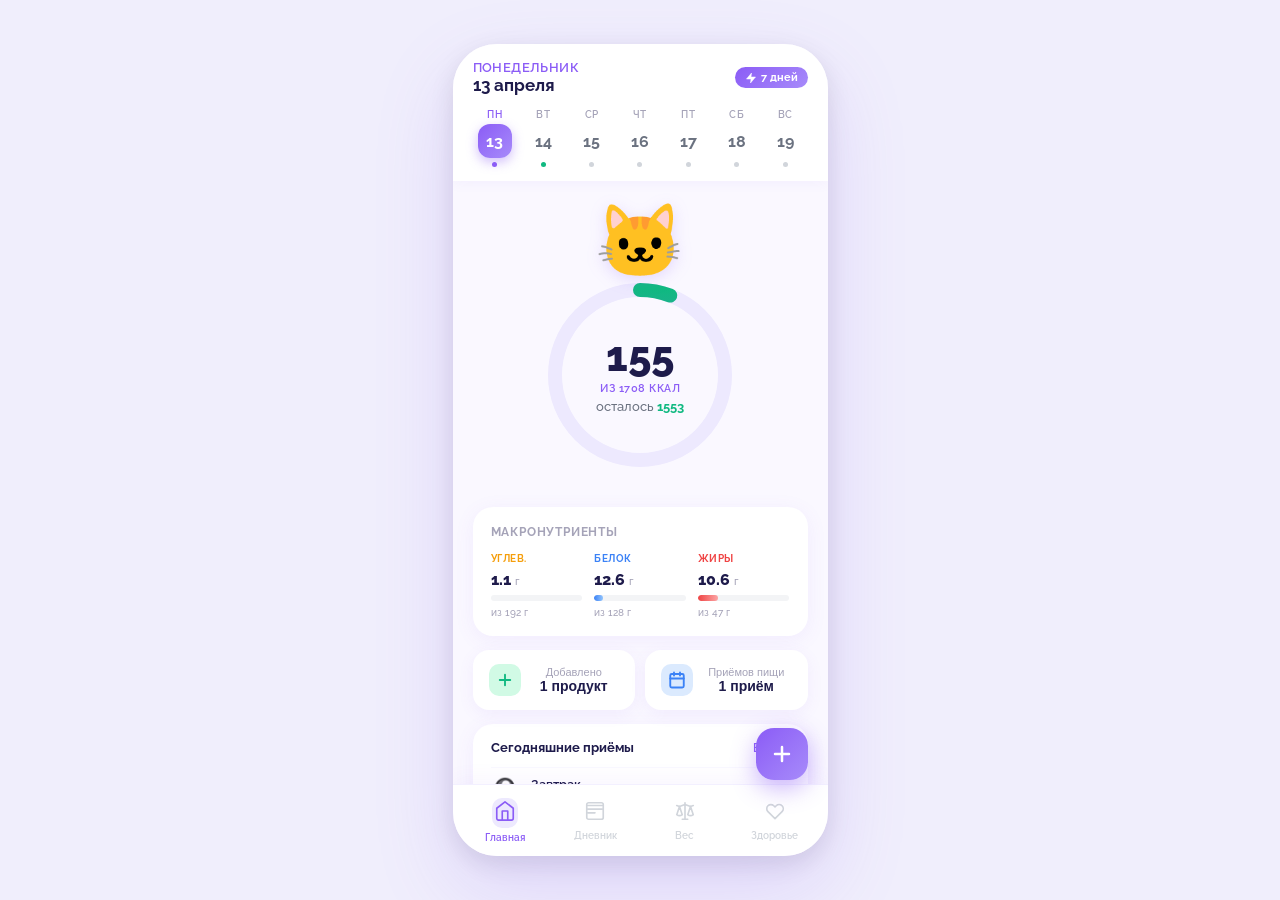
<file: caloriecat-screen.html>
<!DOCTYPE html>
<html lang="ru">
<head>
  <meta charset="UTF-8">
  <meta name="viewport" content="width=device-width, initial-scale=1.0">
  <title>CalorieCat - Главная</title>
  <link href="https://fonts.googleapis.com/css2?family=Raleway:wght@300;400;500;600;700;800&display=swap" rel="stylesheet">
  <style>
    * { margin: 0; padding: 0; box-sizing: border-box; -webkit-tap-highlight-color: transparent; }

    body {
      font-family: 'Raleway', sans-serif;
      background: #f0eefc;
      display: flex;
      justify-content: center;
      align-items: center;
      min-height: 100vh;
    }

    .phone {
      width: 375px;
      height: 812px;
      background: #faf8ff;
      border-radius: 44px;
      box-shadow: 0 32px 80px rgba(139,92,246,0.18), 0 8px 24px rgba(0,0,0,0.1);
      overflow: hidden;
      position: relative;
      display: flex;
      flex-direction: column;
    }

    /* Header */
    .header {
      background: white;
      padding: 16px 20px 0;
      box-shadow: 0 2px 12px rgba(139,92,246,0.06);
    }

    .header-top {
      display: flex;
      align-items: center;
      justify-content: space-between;
      margin-bottom: 14px;
    }

    .greeting {
      font-size: 13px;
      color: #8B5CF6;
      font-weight: 600;
      letter-spacing: 0.4px;
      text-transform: uppercase;
    }

    .header-date {
      font-size: 17px;
      font-weight: 700;
      color: #1e1b4b;
    }

    .streak-badge {
      display: flex;
      align-items: center;
      gap: 4px;
      background: linear-gradient(135deg, #8B5CF6, #a78bfa);
      color: white;
      font-size: 11px;
      font-weight: 700;
      padding: 4px 10px;
      border-radius: 20px;
    }

    /* Week calendar */
    .week-calendar {
      display: flex;
      gap: 4px;
      padding-bottom: 14px;
    }

    .day-item {
      flex: 1;
      display: flex;
      flex-direction: column;
      align-items: center;
      gap: 4px;
      cursor: pointer;
    }

    .day-label {
      font-size: 10px;
      font-weight: 600;
      color: #a5a3b8;
      text-transform: uppercase;
      letter-spacing: 0.5px;
    }

    .day-num {
      width: 34px;
      height: 34px;
      border-radius: 12px;
      display: flex;
      align-items: center;
      justify-content: center;
      font-size: 16px;
      font-weight: 700;
      color: #6b7280;
      transition: all 0.2s;
    }

    .day-item.active .day-label { color: #8B5CF6; }
    .day-item.active .day-num {
      background: linear-gradient(135deg, #8B5CF6, #a78bfa);
      color: white;
      box-shadow: 0 4px 12px rgba(139,92,246,0.4);
    }

    .day-dot {
      width: 5px;
      height: 5px;
      border-radius: 50%;
      background: #d1d5db;
    }

    .day-item.active .day-dot { background: #8B5CF6; }
    .day-item.has-data .day-dot { background: #10B981; }

    /* Main scroll area */
    .main-scroll {
      flex: 1;
      overflow-y: auto;
      padding: 0 20px 100px;
      scrollbar-width: none;
    }
    .main-scroll::-webkit-scrollbar { display: none; }

    /* Cat + ring section */
    .ring-section {
      display: flex;
      flex-direction: column;
      align-items: center;
      padding: 24px 0 16px;
      position: relative;
    }

    .cat-wrapper {
      position: relative;
      width: 90px;
      height: 90px;
      margin-bottom: -20px;
      z-index: 2;
    }

    .cat-emoji {
      font-size: 72px;
      line-height: 1;
      display: block;
      text-align: center;
      filter: drop-shadow(0 4px 8px rgba(139,92,246,0.2));
    }

    /* Circular progress */
    .ring-container {
      position: relative;
      width: 200px;
      height: 200px;
    }

    .ring-container svg {
      transform: rotate(-90deg);
    }

    .ring-bg {
      fill: none;
      stroke: #ede9fe;
      stroke-width: 14;
    }

    .ring-progress {
      fill: none;
      stroke-width: 14;
      stroke-linecap: round;
      stroke-dasharray: 534;
      stroke-dashoffset: 503; /* ~94% empty = 155/1708 */
      transition: stroke-dashoffset 1s ease;
    }

    .ring-gradient-purple { stroke: url(#purpleGrad); }

    .ring-inner {
      position: absolute;
      top: 50%;
      left: 50%;
      transform: translate(-50%, -50%);
      text-align: center;
    }

    .kcal-consumed {
      font-size: 42px;
      font-weight: 800;
      color: #1e1b4b;
      line-height: 1;
    }

    .kcal-label {
      font-size: 11px;
      color: #8B5CF6;
      font-weight: 600;
      margin-top: 4px;
      text-transform: uppercase;
      letter-spacing: 0.5px;
    }

    .kcal-remaining {
      font-size: 13px;
      color: #6b7280;
      font-weight: 500;
      margin-top: 4px;
    }

    .kcal-remaining span {
      color: #10B981;
      font-weight: 700;
    }

    /* Macros */
    .macros-card {
      background: white;
      border-radius: 20px;
      padding: 18px;
      margin-top: 16px;
      box-shadow: 0 4px 20px rgba(139,92,246,0.08);
    }

    .macros-title {
      font-size: 12px;
      font-weight: 700;
      color: #a5a3b8;
      text-transform: uppercase;
      letter-spacing: 0.8px;
      margin-bottom: 14px;
    }

    .macros-grid {
      display: grid;
      grid-template-columns: 1fr 1fr 1fr;
      gap: 12px;
    }

    .macro-item {
      display: flex;
      flex-direction: column;
      gap: 6px;
    }

    .macro-header {
      display: flex;
      justify-content: space-between;
      align-items: center;
    }

    .macro-name {
      font-size: 10px;
      font-weight: 700;
      text-transform: uppercase;
      letter-spacing: 0.5px;
    }

    .macro-carb .macro-name { color: #F59E0B; }
    .macro-protein .macro-name { color: #3B82F6; }
    .macro-fat .macro-name { color: #EF4444; }

    .macro-value {
      font-size: 16px;
      font-weight: 800;
      color: #1e1b4b;
    }

    .macro-max {
      font-size: 10px;
      color: #a5a3b8;
      font-weight: 500;
    }

    .macro-bar-bg {
      height: 6px;
      border-radius: 3px;
      background: #f3f4f6;
      overflow: hidden;
    }

    .macro-bar {
      height: 100%;
      border-radius: 3px;
      transition: width 1s ease;
    }

    .macro-carb .macro-bar { background: linear-gradient(90deg, #F59E0B, #FCD34D); width: 0.6%; }
    .macro-protein .macro-bar { background: linear-gradient(90deg, #3B82F6, #93C5FD); width: 9.8%; }
    .macro-fat .macro-bar { background: linear-gradient(90deg, #EF4444, #FCA5A5); width: 22.5%; }

    /* Action row */
    .action-row {
      display: flex;
      gap: 10px;
      margin-top: 14px;
    }

    .action-btn {
      flex: 1;
      background: white;
      border-radius: 16px;
      padding: 14px 16px;
      display: flex;
      align-items: center;
      gap: 8px;
      cursor: pointer;
      box-shadow: 0 4px 16px rgba(139,92,246,0.08);
      transition: all 0.2s;
      border: none;
    }

    .action-btn:active { transform: scale(0.97); }

    .action-btn-icon {
      width: 32px;
      height: 32px;
      border-radius: 10px;
      display: flex;
      align-items: center;
      justify-content: center;
    }

    .action-btn-icon.green { background: #d1fae5; }
    .action-btn-icon.blue { background: #dbeafe; }

    .action-btn-text { flex: 1; }
    .action-btn-label { font-size: 11px; color: #a5a3b8; font-weight: 500; }
    .action-btn-value { font-size: 14px; font-weight: 700; color: #1e1b4b; }

    /* Meal log preview */
    .meal-card {
      background: white;
      border-radius: 20px;
      padding: 16px 18px;
      margin-top: 14px;
      box-shadow: 0 4px 20px rgba(139,92,246,0.08);
      cursor: pointer;
    }

    .meal-card-header {
      display: flex;
      justify-content: space-between;
      align-items: center;
      margin-bottom: 12px;
    }

    .meal-card-title {
      font-size: 13px;
      font-weight: 700;
      color: #1e1b4b;
    }

    .meal-card-action {
      font-size: 12px;
      color: #8B5CF6;
      font-weight: 600;
    }

    .meal-item {
      display: flex;
      align-items: center;
      gap: 10px;
      padding: 8px 0;
      border-top: 1px solid #f9f8ff;
    }

    .meal-icon {
      font-size: 24px;
    }

    .meal-info { flex: 1; }
    .meal-name { font-size: 13px; font-weight: 600; color: #1e1b4b; }
    .meal-detail { font-size: 11px; color: #a5a3b8; font-weight: 500; }
    .meal-kcal { font-size: 13px; font-weight: 700; color: #8B5CF6; }

    /* FAB */
    .fab {
      position: absolute;
      right: 20px;
      bottom: 76px;
      width: 52px;
      height: 52px;
      background: linear-gradient(135deg, #8B5CF6, #a78bfa);
      border-radius: 18px;
      display: flex;
      align-items: center;
      justify-content: center;
      box-shadow: 0 8px 24px rgba(139,92,246,0.45);
      cursor: pointer;
      transition: all 0.2s;
      z-index: 10;
    }

    .fab:active { transform: scale(0.93); }

    .fab svg { width: 24px; height: 24px; stroke: white; stroke-width: 2.5; fill: none; }

    /* Bottom nav */
    .bottom-nav {
      position: absolute;
      bottom: 0;
      left: 0;
      right: 0;
      height: 72px;
      background: white;
      border-top: 1px solid #f3f0ff;
      display: flex;
      align-items: center;
      justify-content: space-around;
      padding: 0 8px;
      box-shadow: 0 -4px 20px rgba(139,92,246,0.06);
    }

    .nav-item {
      display: flex;
      flex-direction: column;
      align-items: center;
      gap: 4px;
      flex: 1;
      cursor: pointer;
      padding: 8px 4px;
      border-radius: 12px;
      transition: all 0.2s;
    }

    .nav-icon svg {
      width: 22px;
      height: 22px;
      stroke: #d1d5db;
      stroke-width: 1.8;
      fill: none;
      transition: stroke 0.2s;
    }

    .nav-item.active .nav-icon svg { stroke: #8B5CF6; }
    .nav-item.active .nav-icon-bg { background: #ede9fe; border-radius: 10px; padding: 2px; }

    .nav-label {
      font-size: 10px;
      font-weight: 600;
      color: #d1d5db;
    }

    .nav-item.active .nav-label { color: #8B5CF6; }
  </style>
</head>
<body>
  <div class="phone">

    <!-- Header -->
    <div class="header">
      <div class="header-top">
        <div>
          <div class="greeting">Понедельник</div>
          <div class="header-date">13 апреля</div>
        </div>
        <div class="streak-badge">
          <svg width="12" height="12" viewBox="0 0 24 24" fill="white" stroke="white" stroke-width="1">
            <path d="M13 2L3 14h9l-1 8 10-12h-9l1-8z"/>
          </svg>
          7 дней
        </div>
      </div>

      <!-- Week -->
      <div class="week-calendar">
        <div class="day-item active">
          <span class="day-label">Пн</span>
          <div class="day-num">13</div>
          <div class="day-dot"></div>
        </div>
        <div class="day-item has-data">
          <span class="day-label">Вт</span>
          <div class="day-num">14</div>
          <div class="day-dot"></div>
        </div>
        <div class="day-item">
          <span class="day-label">Ср</span>
          <div class="day-num">15</div>
          <div class="day-dot"></div>
        </div>
        <div class="day-item">
          <span class="day-label">Чт</span>
          <div class="day-num">16</div>
          <div class="day-dot"></div>
        </div>
        <div class="day-item">
          <span class="day-label">Пт</span>
          <div class="day-num">17</div>
          <div class="day-dot"></div>
        </div>
        <div class="day-item">
          <span class="day-label">Сб</span>
          <div class="day-num">18</div>
          <div class="day-dot"></div>
        </div>
        <div class="day-item">
          <span class="day-label">Вс</span>
          <div class="day-num">19</div>
          <div class="day-dot"></div>
        </div>
      </div>
    </div>

    <!-- Scroll area -->
    <div class="main-scroll">

      <!-- Ring + Cat -->
      <div class="ring-section">
        <div class="cat-wrapper">
          <span class="cat-emoji">🐱</span>
        </div>

        <div class="ring-container">
          <svg width="200" height="200" viewBox="0 0 200 200">
            <defs>
              <linearGradient id="purpleGrad" x1="0%" y1="0%" x2="100%" y2="0%">
                <stop offset="0%" stop-color="#8B5CF6"/>
                <stop offset="100%" stop-color="#10B981"/>
              </linearGradient>
            </defs>
            <circle class="ring-bg" cx="100" cy="100" r="85"/>
            <circle class="ring-progress ring-gradient-purple" cx="100" cy="100" r="85"/>
          </svg>

          <div class="ring-inner">
            <div class="kcal-consumed">155</div>
            <div class="kcal-label">из 1708 ккал</div>
            <div class="kcal-remaining">осталось <span>1553</span></div>
          </div>
        </div>
      </div>

      <!-- Macros card -->
      <div class="macros-card">
        <div class="macros-title">Макронутриенты</div>
        <div class="macros-grid">
          <div class="macro-item macro-carb">
            <div class="macro-header">
              <span class="macro-name">Углев.</span>
            </div>
            <div class="macro-value">1.1 <span style="font-size:11px;color:#a5a3b8;font-weight:500">г</span></div>
            <div class="macro-bar-bg"><div class="macro-bar"></div></div>
            <div class="macro-max">из 192 г</div>
          </div>
          <div class="macro-item macro-protein">
            <div class="macro-header">
              <span class="macro-name">Белок</span>
            </div>
            <div class="macro-value">12.6 <span style="font-size:11px;color:#a5a3b8;font-weight:500">г</span></div>
            <div class="macro-bar-bg"><div class="macro-bar"></div></div>
            <div class="macro-max">из 128 г</div>
          </div>
          <div class="macro-item macro-fat">
            <div class="macro-header">
              <span class="macro-name">Жиры</span>
            </div>
            <div class="macro-value">10.6 <span style="font-size:11px;color:#a5a3b8;font-weight:500">г</span></div>
            <div class="macro-bar-bg"><div class="macro-bar"></div></div>
            <div class="macro-max">из 47 г</div>
          </div>
        </div>
      </div>

      <!-- Action row -->
      <div class="action-row">
        <button class="action-btn">
          <div class="action-btn-icon green">
            <svg width="18" height="18" viewBox="0 0 24 24" fill="none" stroke="#10B981" stroke-width="2.5" stroke-linecap="round">
              <path d="M12 5v14M5 12h14"/>
            </svg>
          </div>
          <div class="action-btn-text">
            <div class="action-btn-label">Добавлено</div>
            <div class="action-btn-value">1 продукт</div>
          </div>
        </button>
        <button class="action-btn">
          <div class="action-btn-icon blue">
            <svg width="18" height="18" viewBox="0 0 24 24" fill="none" stroke="#3B82F6" stroke-width="2.5" stroke-linecap="round">
              <rect x="3" y="4" width="18" height="18" rx="2"/>
              <path d="M16 2v4M8 2v4M3 10h18"/>
            </svg>
          </div>
          <div class="action-btn-text">
            <div class="action-btn-label">Приёмов пищи</div>
            <div class="action-btn-value">1 приём</div>
          </div>
        </button>
      </div>

      <!-- Meal log -->
      <div class="meal-card">
        <div class="meal-card-header">
          <span class="meal-card-title">Сегодняшние приёмы</span>
          <span class="meal-card-action">Все →</span>
        </div>
        <div class="meal-item">
          <span class="meal-icon">🍳</span>
          <div class="meal-info">
            <div class="meal-name">Завтрак</div>
            <div class="meal-detail">08:30 · 1 продукт</div>
          </div>
          <div class="meal-kcal">155 ккал</div>
        </div>
      </div>

    </div>

    <!-- FAB -->
    <div class="fab">
      <svg viewBox="0 0 24 24"><path stroke-linecap="round" d="M12 5v14M5 12h14"/></svg>
    </div>

    <!-- Bottom nav -->
    <div class="bottom-nav">
      <div class="nav-item active">
        <div class="nav-icon nav-icon-bg">
          <svg viewBox="0 0 24 24"><path d="M3 9l9-7 9 7v11a2 2 0 01-2 2H5a2 2 0 01-2-2z" stroke-linecap="round" stroke-linejoin="round"/><path d="M9 22V12h6v10" stroke-linecap="round" stroke-linejoin="round"/></svg>
        </div>
        <span class="nav-label">Главная</span>
      </div>
      <div class="nav-item">
        <div class="nav-icon">
          <svg viewBox="0 0 24 24"><path d="M4 6h16M4 10h16M4 14h8" stroke-linecap="round" stroke-linejoin="round"/><rect x="3" y="3" width="18" height="18" rx="2" stroke-linecap="round"/></svg>
        </div>
        <span class="nav-label">Дневник</span>
      </div>
      <div class="nav-item">
        <div class="nav-icon">
          <svg viewBox="0 0 24 24"><path d="M3 6l3 1m0 0l-3 9a5.002 5.002 0 006.001 0M6 7l3 9M6 7l6-2m6 2l3-1m-3 1l-3 9a5.002 5.002 0 006.001 0M18 7l3 9m-3-9l-6-2m0-2v2m0 16V5m0 16H9m3 0h3" stroke-linecap="round" stroke-linejoin="round"/></svg>
        </div>
        <span class="nav-label">Вес</span>
      </div>
      <div class="nav-item">
        <div class="nav-icon">
          <svg viewBox="0 0 24 24"><path d="M4.318 6.318a4.5 4.5 0 000 6.364L12 20.364l7.682-7.682a4.5 4.5 0 00-6.364-6.364L12 7.636l-1.318-1.318a4.5 4.5 0 00-6.364 0z" stroke-linecap="round" stroke-linejoin="round"/></svg>
        </div>
        <span class="nav-label">Здоровье</span>
      </div>
    </div>

  </div>
</body>
</html>
</file>
